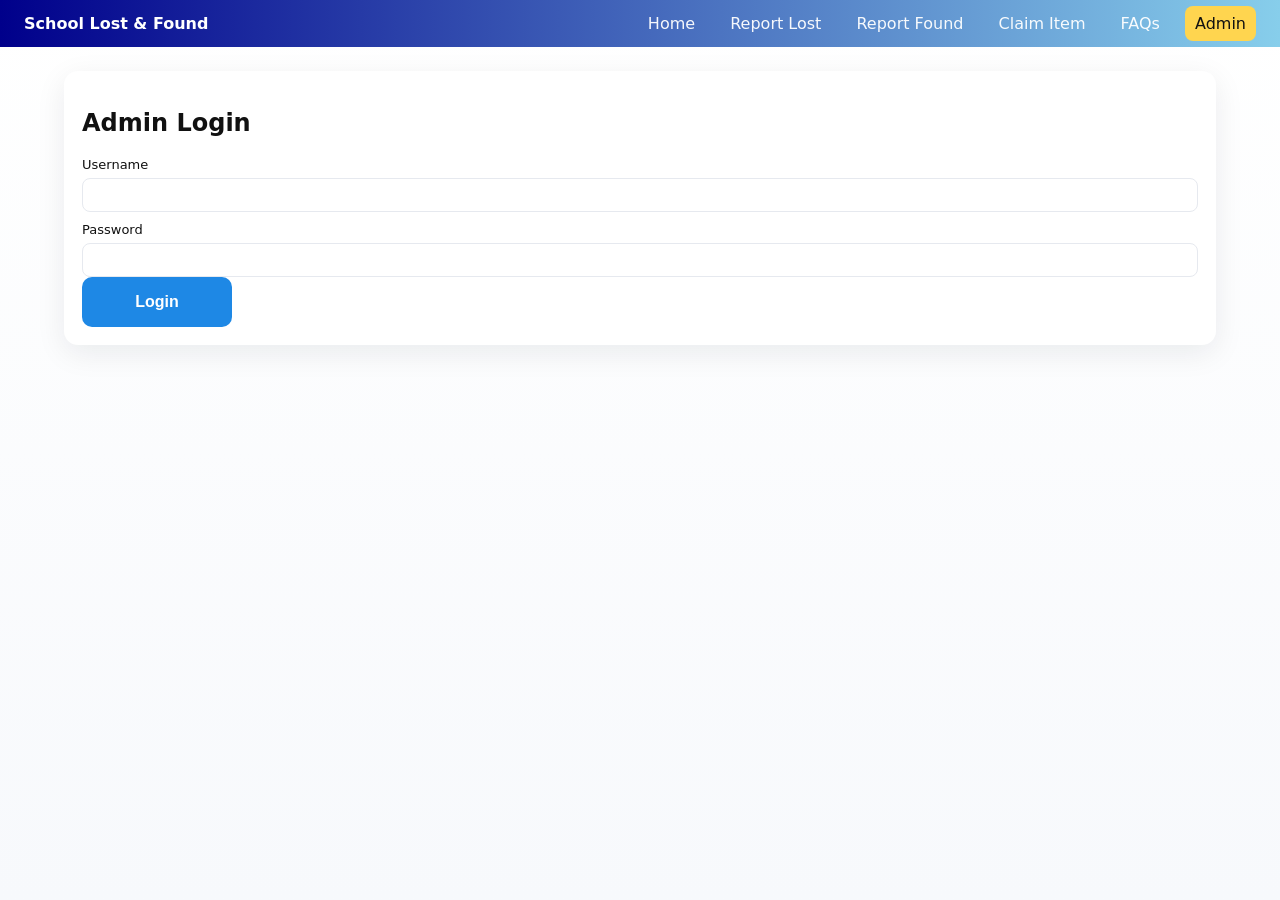
<file: admin.html>
<!doctype html>
<html lang="en">
<head>
    <meta charset="utf-8" />
    <meta name="viewport" content="width=device-width,initial-scale=1" />
    <title>Campus Lost & Found - Admin</title>

    <!-- CSS -->
    <link rel="stylesheet" href="css/style.css">
</head>
<body>

<header>
    <div class="brand">School Lost & Found</div>
    <nav>
        <a href="index.html">Home</a>
        <a href="lost.html">Report Lost</a>
        <a href="found.html">Report Found</a>
        <a href="claim.html">Claim Item</a>
        <a href="faqs.html">FAQs</a>
        <a href="admin.html" class="active">Admin</a>
    </nav>
</header>

<main class="container">

    <!-- LOGIN -->
    <section id="login">
        <div class="centered">
            <div class="card">
                <h2>Admin Login</h2>
                <form id="loginForm">
                    <label>Username</label>
                    <input id="adminUser" required>

                    <label>Password</label>
                    <input id="adminPass" type="password" required>

                    <button class="btn" type="submit">Login</button>
                </form>
            </div>
        </div>
    </section>

    <!-- ADMIN -->
    <section id="admin" style="display:none">
        <div class="card">
            <h2>Admin Dashboard</h2>
            <div id="pendingClaims"></div>
            <hr>
            <div id="adminItems"></div>
        </div>
    </section>

</main>

    <script src="js/app.js"></script>

</body>
</html>
</file>
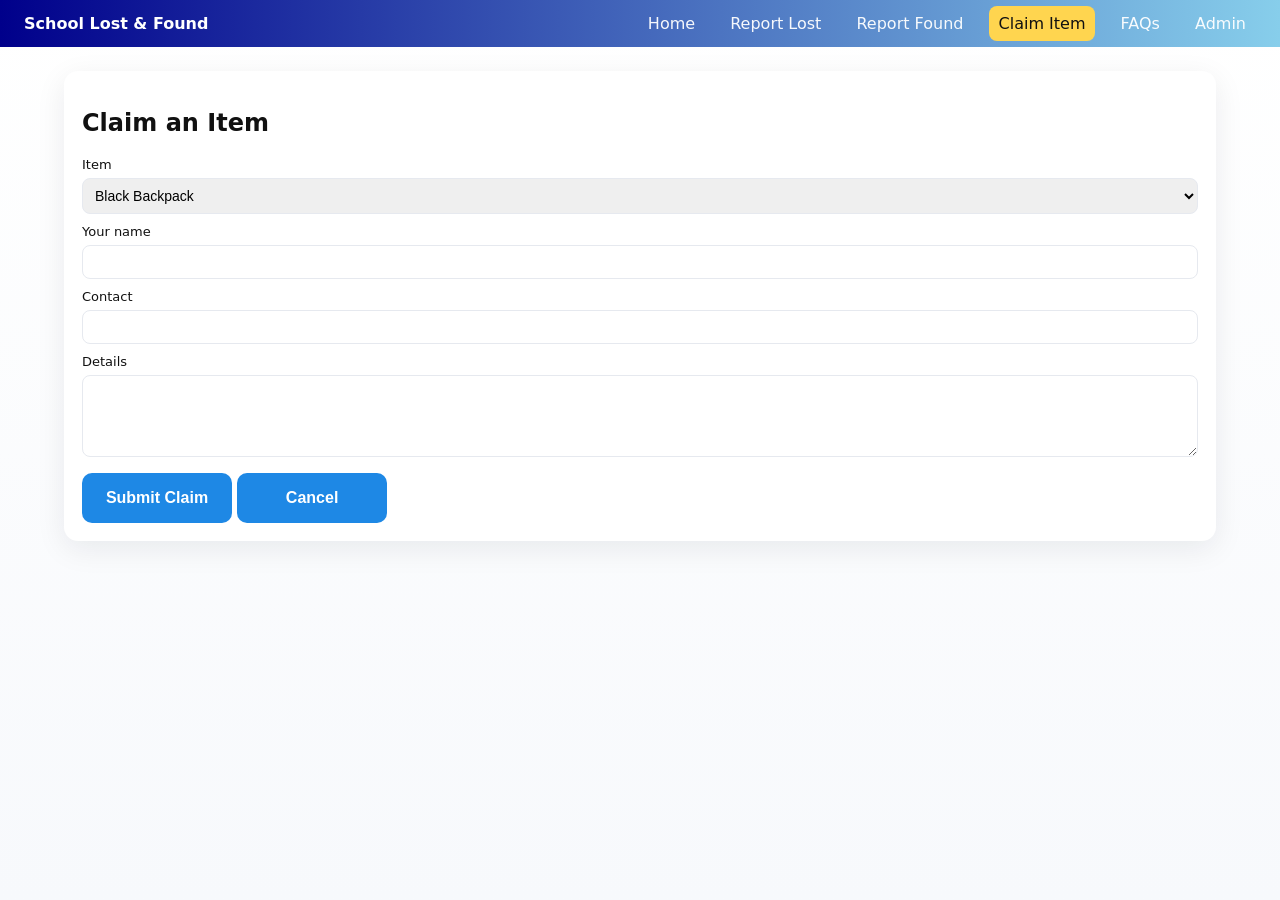
<file: claim.html>
<!doctype html>
<html lang="en">
<head>
    <meta charset="utf-8" />
    <meta name="viewport" content="width=device-width,initial-scale=1" />
    <title>Campus Lost & Found - Claim Item</title>

    <!-- CSS -->
    <link rel="stylesheet" href="css/style.css">
</head>
<body>

<header>
    <div class="brand">School Lost & Found</div>
    <nav>
        <a href="index.html">Home</a>
        <a href="lost.html">Report Lost</a>
        <a href="found.html">Report Found</a>
        <a href="claim.html" class="active">Claim Item</a>
        <a href="faqs.html">FAQs</a>
        <a href="admin.html">Admin</a>
    </nav>
</header>

<main class="container">

    <!-- CLAIM -->
    <section id="claim">
        <div class="centered">
            <div class="card">
                <h2>Claim an Item</h2>

                <form id="claimForm">
                    <label>Item</label>
                    <select id="itemSelect" required></select>

                    <label>Your name</label>
                    <input id="studentName" required>

                    <label>Contact</label>
                    <input id="contact" required>

                    <label>Details</label>
                    <textarea id="message" rows="4"></textarea>

                    <div style="margin-top:12px">
                        <button class="btn" type="submit">Submit Claim</button>
                        <button type="button" id="cancelClaim" class="btn gray">Cancel</button>
                    </div>
                </form>
                <div id="successMessage" style="display:none; color:green; text-align:center; margin-top:20px; font-size:18px;">
                    <span style="font-size:24px;">✓</span> Claim submitted successfully!
                </div>
            </div>
        </div>
    </section>

</main>

    <script src="js/app.js"></script>

</body>
</html>
</file>
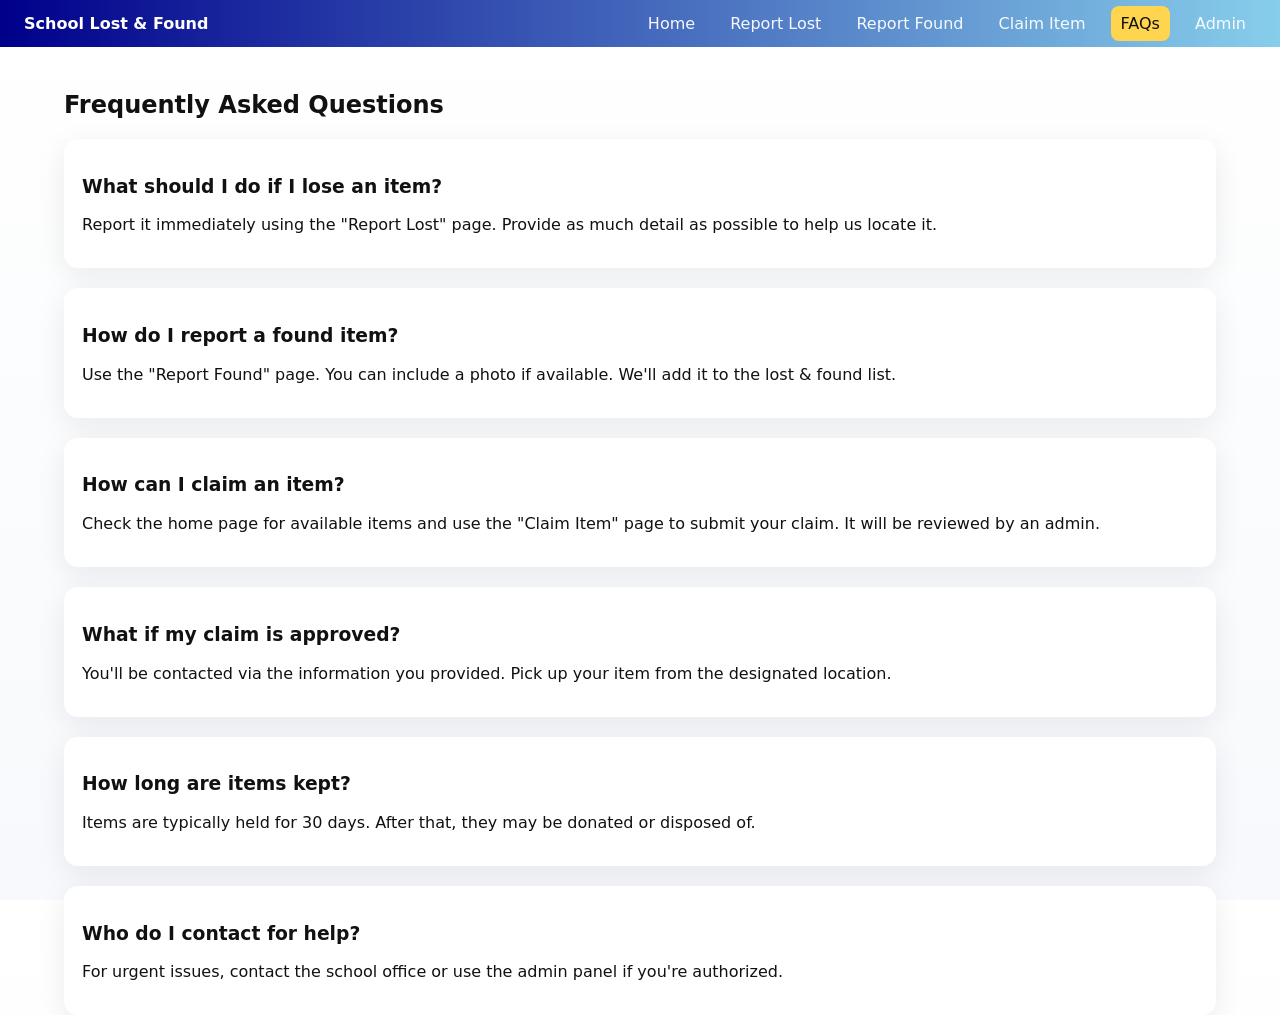
<file: faqs.html>
<!doctype html>
<html lang="en">
<head>
    <meta charset="utf-8" />
    <meta name="viewport" content="width=device-width,initial-scale=1" />
    <title>Campus Lost & Found - FAQs</title>

    <!-- CSS -->
    <link rel="stylesheet" href="css/style.css">
</head>
<body>

<header>
    <div class="brand">School Lost & Found</div>
    <nav>
        <a href="index.html">Home</a>
        <a href="lost.html">Report Lost</a>
        <a href="found.html">Report Found</a>
        <a href="claim.html">Claim Item</a>
        <a href="faqs.html" class="active">FAQs</a>
        <a href="admin.html">Admin</a>
    </nav>
</header>

<main class="container">

    <!-- FAQs -->
    <section id="faqs">
        <h2>Frequently Asked Questions</h2>
        <div class="card">
            <h3>What should I do if I lose an item?</h3>
            <p>Report it immediately using the "Report Lost" page. Provide as much detail as possible to help us locate it.</p>
        </div>
        <div class="card">
            <h3>How do I report a found item?</h3>
            <p>Use the "Report Found" page. You can include a photo if available. We'll add it to the lost & found list.</p>
        </div>
        <div class="card">
            <h3>How can I claim an item?</h3>
            <p>Check the home page for available items and use the "Claim Item" page to submit your claim. It will be reviewed by an admin.</p>
        </div>
        <div class="card">
            <h3>What if my claim is approved?</h3>
            <p>You'll be contacted via the information you provided. Pick up your item from the designated location.</p>
        </div>
        <div class="card">
            <h3>How long are items kept?</h3>
            <p>Items are typically held for 30 days. After that, they may be donated or disposed of.</p>
        </div>
        <div class="card">
            <h3>Who do I contact for help?</h3>
            <p>For urgent issues, contact the school office or use the admin panel if you're authorized.</p>
        </div>
    </section>

    <style>
        .card {
            margin-bottom: 20px;
        }
    </style>

</main>

    <script src="js/app.js"></script>

</body>
</html>
</file>
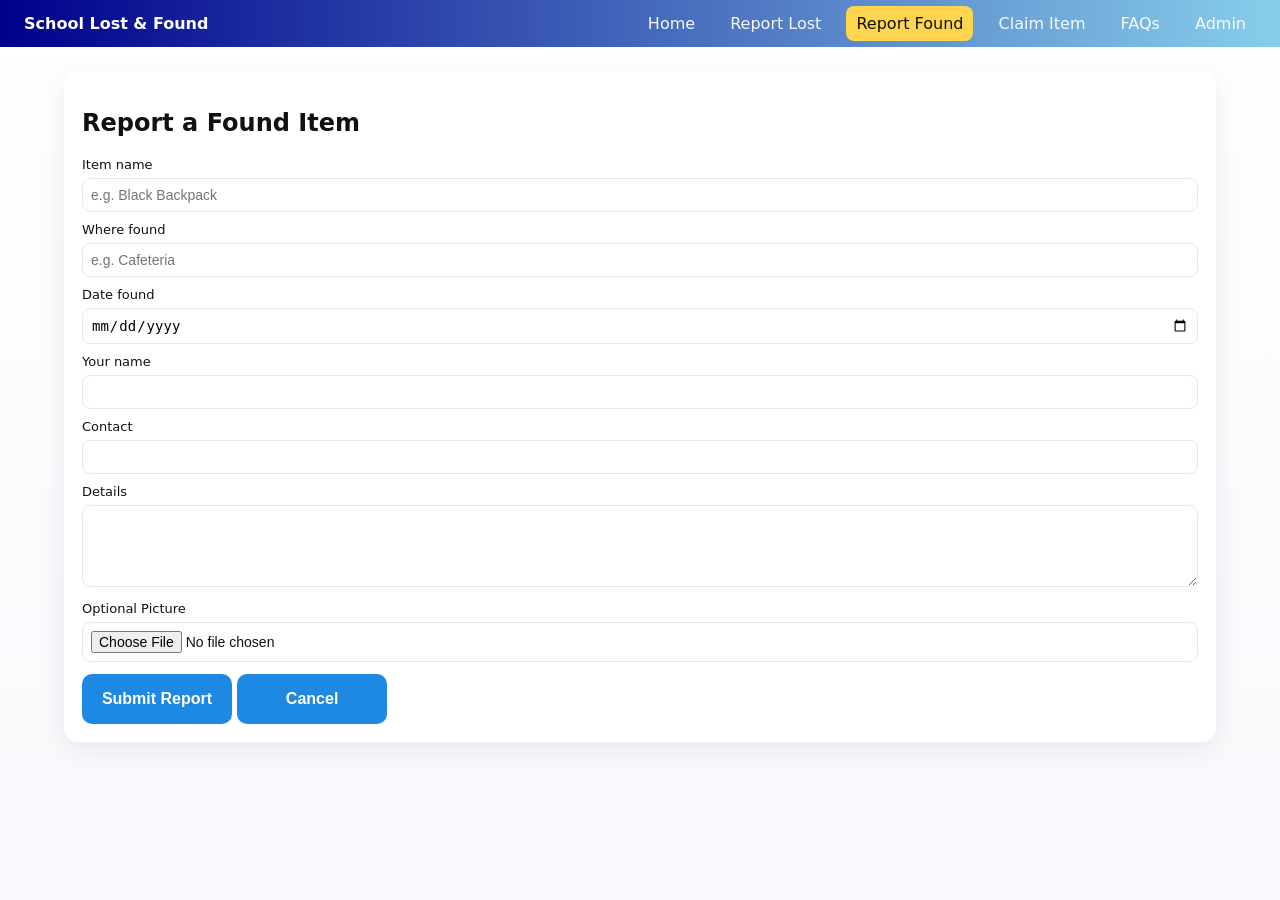
<file: found.html>
<!doctype html>
<html lang="en">
<head>
    <meta charset="utf-8" />
    <meta name="viewport" content="width=device-width,initial-scale=1" />
    <title>Campus Lost & Found - Report Found Item</title>

    <!-- CSS -->
    <link rel="stylesheet" href="css/style.css">
</head>
<body>

<header>
    <div class="brand">School Lost & Found</div>
    <nav>
        <a href="index.html">Home</a>
        <a href="lost.html">Report Lost</a>
        <a href="found.html" class="active">Report Found</a>
        <a href="claim.html">Claim Item</a>
        <a href="faqs.html">FAQs</a>
        <a href="admin.html">Admin</a>
    </nav>
</header>

<main class="container">

    <!-- REPORT FOUND -->
    <section id="found">
        <div class="centered">
            <div class="card">
                <h2>Report a Found Item</h2>

                <form id="foundForm">
                    <label>Item name</label>
                    <input id="foundTitle" required placeholder="e.g. Black Backpack">

                    <label>Where found</label>
                    <input id="foundLocation" required placeholder="e.g. Cafeteria">

                    <label>Date found</label>
                    <input id="foundDate" type="date" required>

                    <label>Your name</label>
                    <input id="foundName" required>

                    <label>Contact</label>
                    <input id="foundContact" required>

                    <label>Details</label>
                    <textarea id="foundMessage" rows="4"></textarea>

                    <label>Optional Picture</label>
                    <input id="foundImage" type="file" accept="image/*">

                    <div style="margin-top:12px">
                        <button class="btn" type="submit">Submit Report</button>
                        <button type="button" id="cancelFound" class="btn gray">Cancel</button>
                    </div>
                </form>
                <div id="successMessage" style="display:none; color:green; text-align:center; margin-top:20px; font-size:18px;">
                    <span style="font-size:24px;">✓</span> Report submitted successfully!
                </div>
            </div>
        </div>
    </section>

</main>

    <script src="js/app.js"></script>

</body>
</html>
</file>
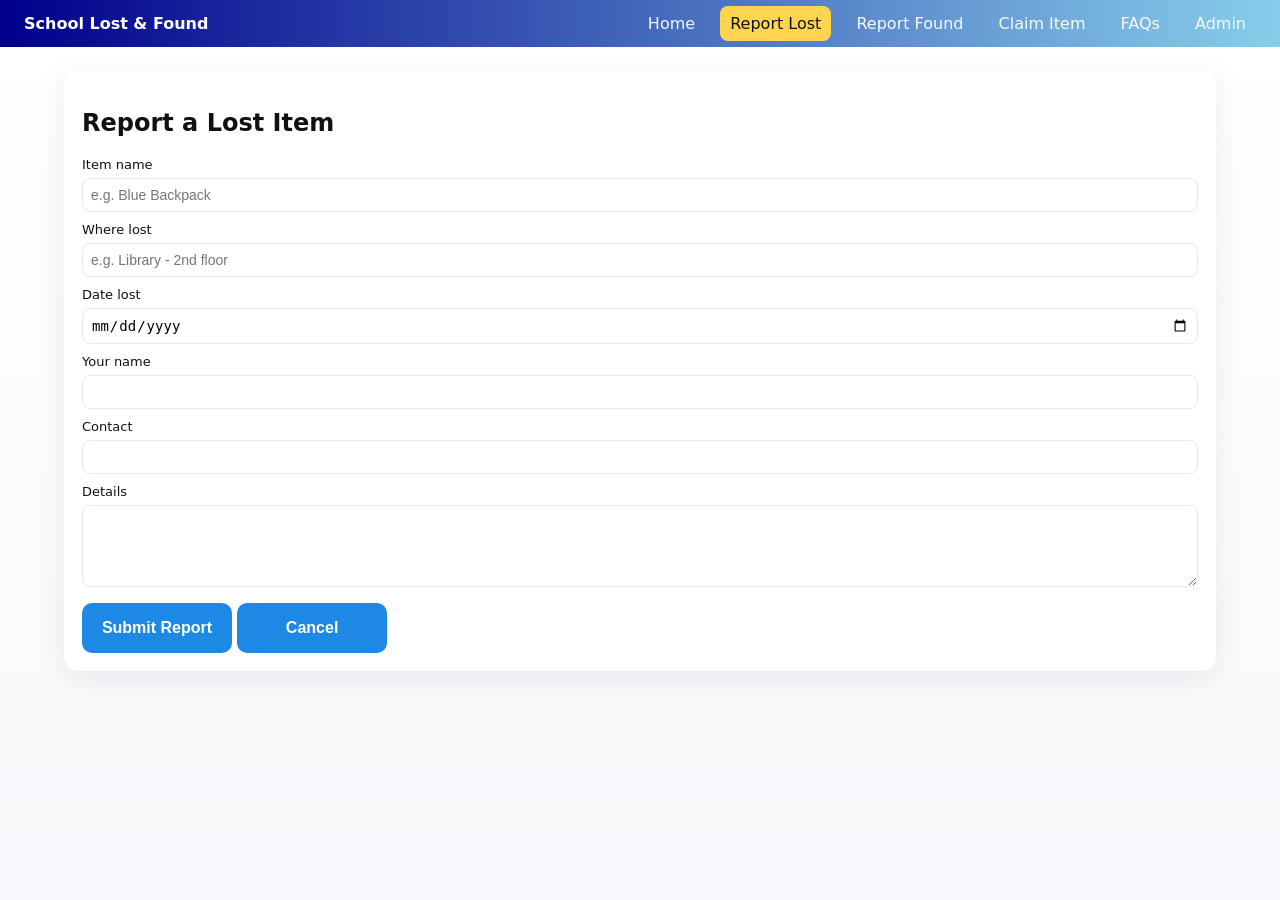
<file: lost.html>
<!doctype html>
<html lang="en">
<head>
    <meta charset="utf-8" />
    <meta name="viewport" content="width=device-width,initial-scale=1" />
    <title>Campus Lost & Found - Report Lost Item</title>

    <!-- CSS -->
    <link rel="stylesheet" href="css/style.css">
</head>
<body>

<header>
    <div class="brand">School Lost & Found</div>
    <nav>
        <a href="index.html">Home</a>
        <a href="lost.html" class="active">Report Lost</a>
        <a href="found.html">Report Found</a>
        <a href="claim.html">Claim Item</a>
        <a href="faqs.html">FAQs</a>
        <a href="admin.html">Admin</a>
    </nav>
</header>

<main class="container">

    <!-- REPORT LOST -->
    <section id="lost">
        <div class="centered">
            <div class="card">
                <h2>Report a Lost Item</h2>

                <form id="lostForm">
                    <label>Item name</label>
                    <input id="lostTitle" required placeholder="e.g. Blue Backpack">

                    <label>Where lost</label>
                    <input id="lostLocation" required placeholder="e.g. Library - 2nd floor">

                    <label>Date lost</label>
                    <input id="lostDate" type="date" required>

                    <label>Your name</label>
                    <input id="lostName" required>

                    <label>Contact</label>
                    <input id="lostContact" required>

                    <label>Details</label>
                    <textarea id="lostMessage" rows="4"></textarea>

                    <div style="margin-top:12px">
                        <button class="btn" type="submit">Submit Report</button>
                        <button type="button" id="cancelLost" class="btn gray">Cancel</button>
                    </div>
                </form>
                <div id="successMessage" style="display:none; color:green; text-align:center; margin-top:20px; font-size:18px;">
                    <span style="font-size:24px;">✓</span> Report submitted successfully!
                </div>
            </div>
        </div>

        <div class="centered">
            <!-- Add your claims content here -->
        </div>
    </section>

</main>

    <script src="js/app.js"></script>

</body>
</html>
</file>
<file: css/style.css>
:root {
    --accent: #1e88e5;
    --accent-yellow: #ffd54f;
    --bg: #ffffff;
    --muted: #666;
}

* { box-sizing: border-box }

html, body { height: 100% }

body {
    margin: 0;
    font-family: Inter, system-ui, -apple-system, 'Segoe UI', Roboto, Arial;
    background: linear-gradient(180deg, var(--bg), #f7f9fc);
    color: #111;
    min-height: 100%;
}

header {
    background: linear-gradient(90deg, #00008B, #87CEEB);
    padding:14px 24px;
    display:flex;
    justify-content:space-between;
    align-items:center;
    color: #fff;
}

.brand { font-weight:800 }

nav a { margin-left:10px; text-decoration:none; color:rgba(255,255,255,.95); padding:8px 10px; border-radius:8px }
nav a.active, nav a:hover { background: var(--accent-yellow); color: #111 }

.container { max-width:1200px; margin:0 auto; padding:24px; height: calc(100% - 72px) }
.grid { display:grid; grid-template-columns: 1fr 360px; gap:24px; height:100% }

.card { background: #fff; padding:18px; border-radius:14px; box-shadow: 0 8px 30px rgba(16,24,40,.08) }
.items-grid {
    display: grid;
    grid-template-columns: repeat(auto-fit, minmax(200px, 1fr));
    gap: 16px;
}

.item {
    display: flex;
    flex-direction: column;
    align-items: center;
    text-align: center;
    border: 1px solid #e6e9ef;
    border-radius: 10px;
    padding: 16px;
    background: #fff;
    box-shadow: 0 4px 10px rgba(0, 0, 0, 0.1);
}

.item .thumb {
    width: 100%;
    height: 150px;
    background: #f1f5f9;
    border-radius: 8px;
    display: flex;
    align-items: center;
    justify-content: center;
    overflow: hidden;
    margin-bottom: 12px;
}

.item .thumb img {
    width: 100%;
    height: 100%;
    object-fit: cover;
}

.item .meta {
    margin-bottom: 12px;
}

.item .btn {
    width: 100%;
}

.btn { background: var(--accent); color:#fff; padding:10px 14px; border-radius:10px; border:0; cursor:pointer; font-weight:600; transition: background .18s ease, color .18s ease }
.btn:hover { background: var(--accent-yellow); color: #111 }
.btn.alt { background: var(--accent-yellow); color:#111 }
.gray { background:#f3f4f6; color:#111 }
.muted { color:var(--muted) }
.small { font-size:13px }

/* Days-left countdown */
.days-left {
    font-size: 13px;
    color: var(--muted);
    margin-top: 6px;
    font-weight: 500;
}

.days-left .days-number {
    font-weight: 700;
}

.days-left.going-soon {
    color: #d32f2f;
    font-weight: 700;
    animation: pulse-red 1.5s ease-in-out infinite;
}

@keyframes pulse-red {
    0%, 100% { opacity: 1; }
    50% { opacity: 0.7; }
}

/* Homepage claim buttons should be gold */
#home .item .btn { background: var(--accent-yellow); color: #111 }
#home .item .btn:hover { background: #f3c94a }

footer { text-align:center; padding:18px; color:var(--muted) }

/* Responsive / Mobile tweaks */
@media (max-width:980px){
    .grid{grid-template-columns:1fr}
    .container{padding:12px; height:auto}
}

@media (max-width:760px){
    header{flex-direction:column; align-items:flex-start; gap:12px; padding:12px}
    nav{width:100%}
    nav a{display:inline-block; margin:6px 6px 0 0; padding:10px 12px}
    .grid{grid-template-columns:1fr; gap:12px}
    .card{padding:14px}
    .item{padding:10px 0}
    .btn{padding:12px 14px}
    .btn, .gray, .btn.alt{min-height:44px}
    aside .btn{width:100%; display:block}
    form label{font-size:14px}
    input,select,textarea{font-size:16px; padding:10px}
}

@media (max-width:420px){
    header{padding:10px}
    .brand{font-size:18px}
    nav a{padding:10px; width:100%; box-sizing:border-box}
    .card{border-radius:10px}
    .btn{font-size:15px}
}

/* Additional styles from inline */

.item{display:flex; gap:12px; border-bottom:1px dashed #eee; padding:12px 0; align-items:center}
.item:last-child{border-bottom:0}
.thumb{width:72px; height:72px; background:#f1f5f9; border-radius:8px; display:flex; align-items:center; justify-content:center; color:#9aa7b6; font-size:12px}
.meta{flex:1}
.meta h4{margin:0 0 6px; font-size:16px}
.meta p{margin:0; color:var(--muted); font-size:13px}
.btn{display:inline-block; background:var(--accent); color:#fff; padding:10px 14px; border-radius:10px; text-decoration:none; cursor:pointer; border:0; font-weight:600}
.btn.alt{background:var(--accent-yellow); color:#111}
.muted{color:var(--muted); font-size:13px}
form label{display:block; margin-top:10px; font-size:13px}
input,select,textarea{width:100%; padding:8px; margin-top:6px; border:1px solid #e6e9ef; border-radius:8px; font-size:14px}
footer{text-align:center; padding:18px; color:var(--muted); font-size:13px}
.small{font-size:13px}
.actions{display:flex; gap:8px}
.danger{background:#ef5350}
.pill{display:inline-block; padding:4px 8px; background:#eef2ff; color:#3730a3; border-radius:999px; font-size:12px}

#home {
    background-image: url('images/lost-items-bg.jpg'); /* Background image for lost items section */
    background-size: cover;
    background-position: center;
    background-repeat: no-repeat;
    background-attachment: fixed;
    position: relative;
}

#home::before {
    content: '';
    position: absolute;
    top: 0;
    left: 0;
    width: 100%;
    height: 100%;
    background-color: rgba(255, 255, 255, 0.7); /* White tint overlay */
    z-index: 1;
}

#home .card, #home .items-grid {
    position: relative;
    z-index: 2; /* Ensure content is above the overlay */
}

/* Standardize button sizes */
.btn {
    width: 150px;
    height: 50px;
    display: inline-flex;
    justify-content: center;
    align-items: center;
    font-size: 16px;
    font-weight: bold;
    text-align: center;
}

/* Adjust specific button styles */
#home .item .btn {
    background: var(--accent-yellow);
    color: #111;
    border-radius: 8px;
}

#home .item .btn:hover {
    background: #f3c94a;
}

/* Adjusted quickaction button size */
.btn { padding:8px 12px; }

/* Styles for dashboard item cards */
.item-card {
    display: flex;
    flex-direction: column;
    align-items: center;
    justify-content: center;
    border: 1px solid #ddd;
    border-radius: 10px;
    padding: 10px;
    margin: 10px;
    box-shadow: 0 2px 5px rgba(0, 0, 0, 0.1);
    background-color: #fff;
}

.item-card img {
    width: 100px;
    height: 100px;
    object-fit: cover;
    margin-bottom: 10px;
    border-radius: 8px;
}

.item-card h4 {
    font-size: 16px;
    margin: 5px 0;
    text-align: center;
}

.quick-actions {
    display: flex;
    flex-direction: column;
    gap: 10px;
    align-items: stretch;
}

.quick-actions .btn {
    width: 100%;
    max-width: none;
    height: auto;
    min-height: 44px;
    padding: 10px 12px;
    margin: 0;
}

.item-card .btn {
    margin-top: 10px;
}

.quick-actions {
    display: flex;
    flex-direction: column; /* Arrange buttons in a vertical list */
    gap: 10px; /* Add spacing between buttons */
    align-items: flex-start; /* Align buttons to the left */
}

.quick-actions .btn {
    width: 100%; /* Make buttons take full width */
    max-width: 200px; /* Set a maximum width for buttons */
    padding: 8px 12px; /* Adjust padding for better appearance */
    font-size: 14px; /* Keep font size consistent */
    border-radius: 8px; /* Maintain rounded corners */
}
</file>
